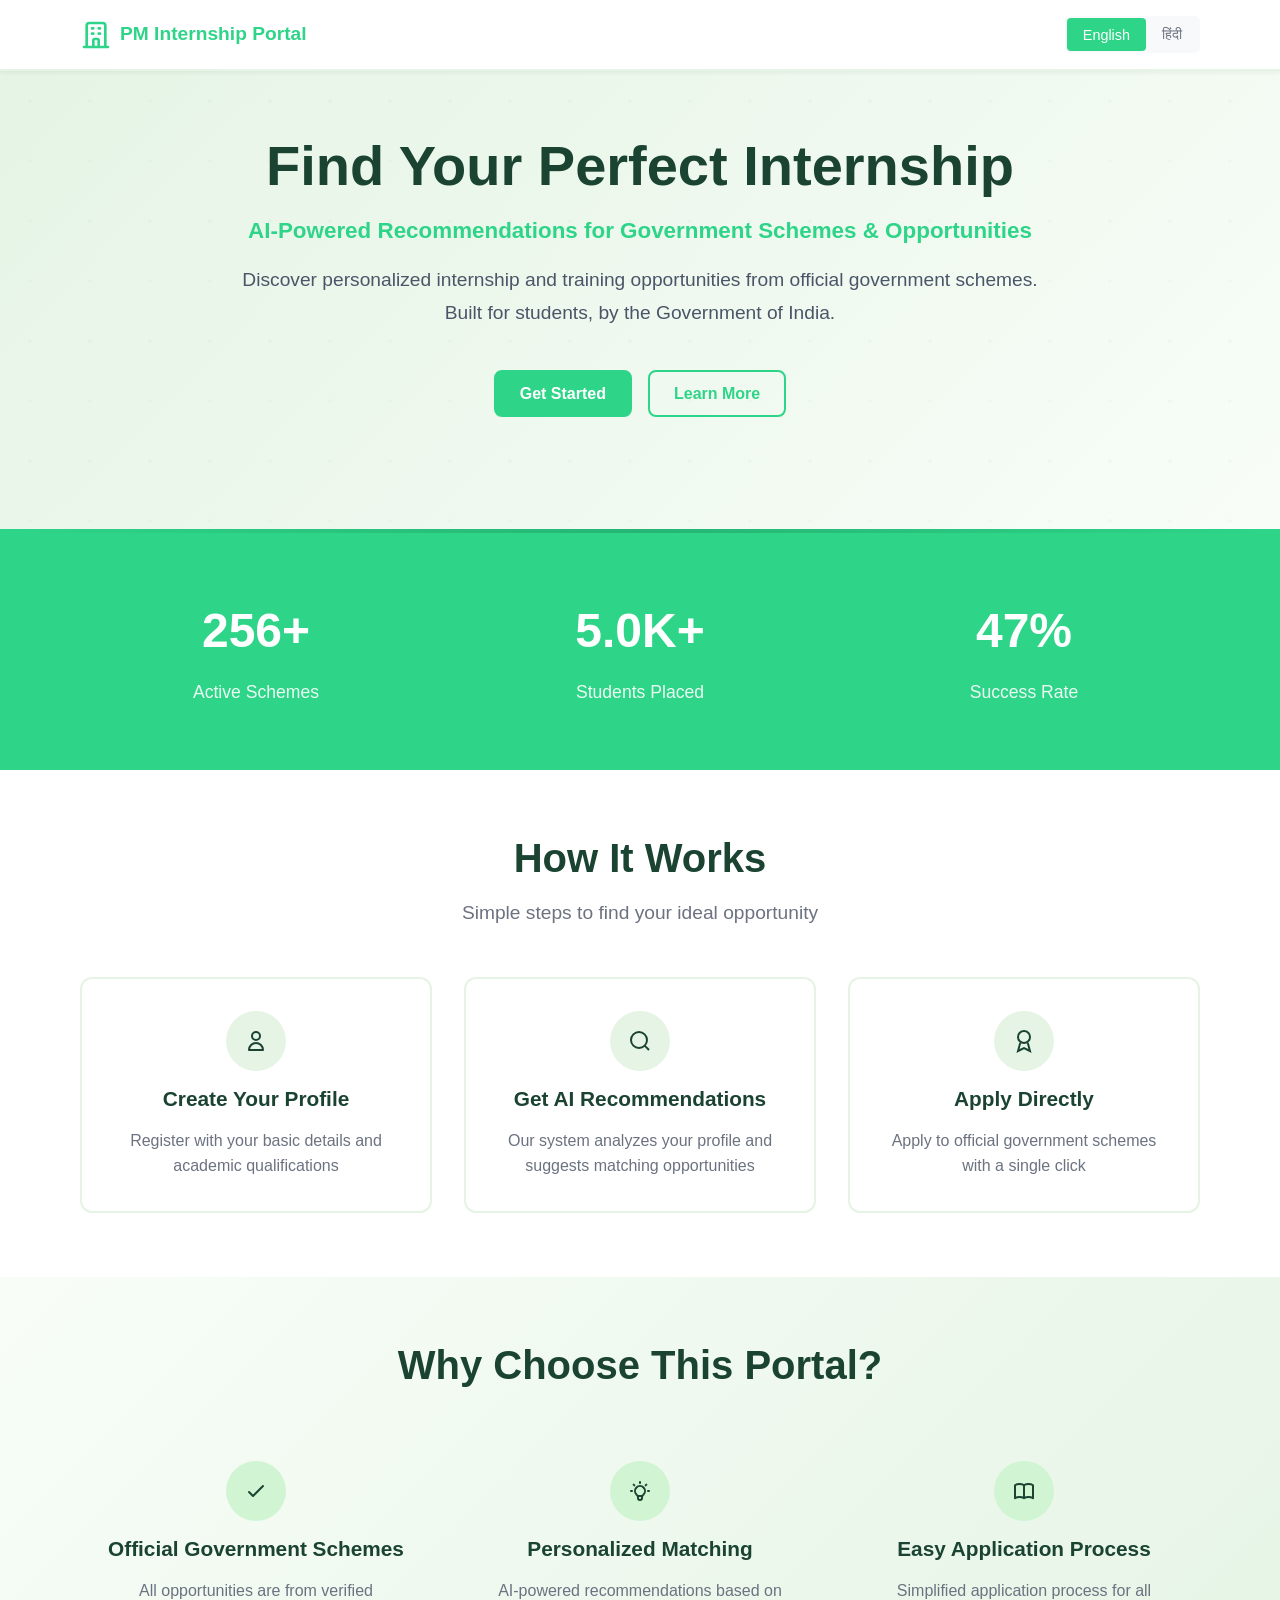
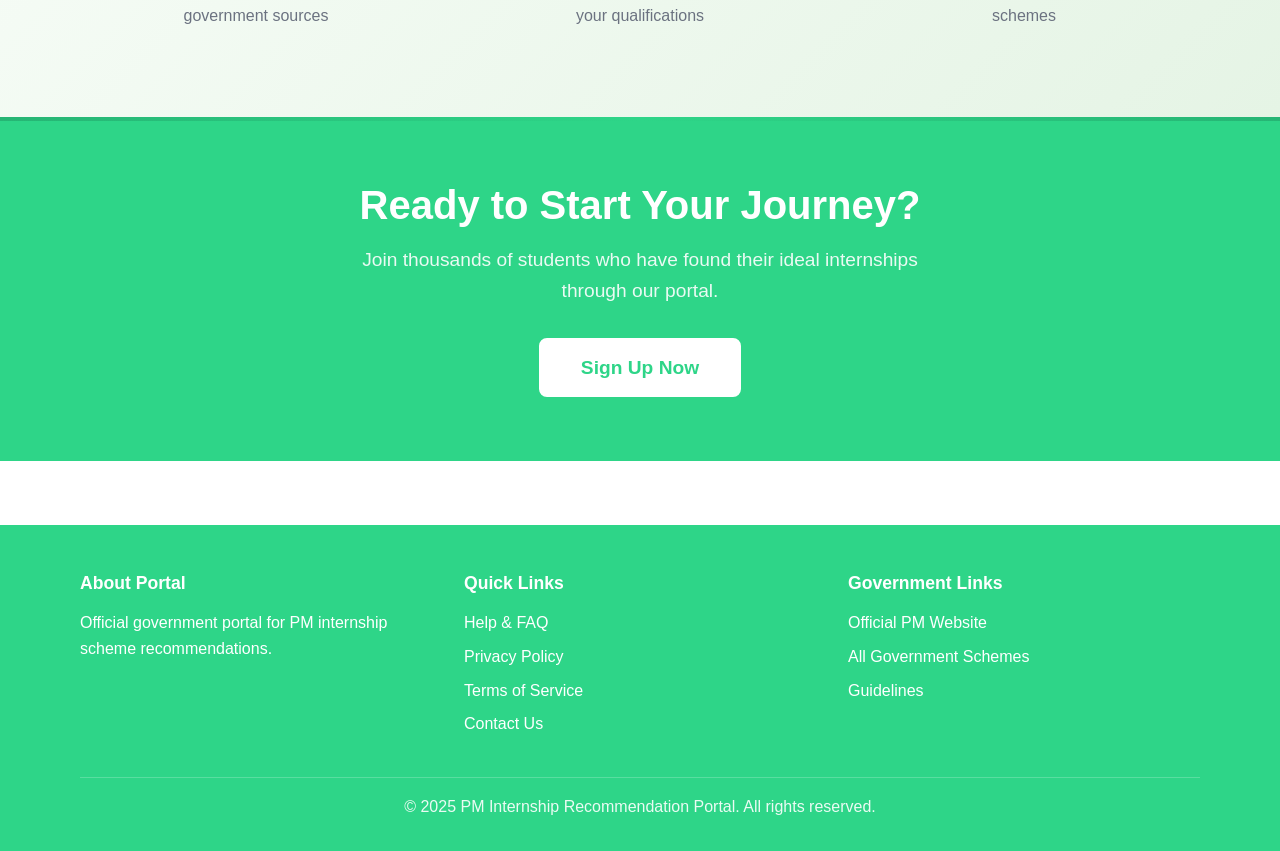
<file: index.html>
<!DOCTYPE html>
<html lang="en">
<head>
    <meta charset="UTF-8">
    <meta name="viewport" content="width=device-width, initial-scale=1.0">
    <title>PM Internship Recommendation Portal - Official Government Schemes & Opportunities</title>
    <meta name="description" content="A government portal to match students with suitable internship schemes. Sign up to discover personalized opportunities from official PM internship programs.">
    <meta name="keywords" content="PM internship, government schemes, student opportunities, internship recommendation, official portal">
    <link rel="stylesheet" href="styles/main.css">
    <link rel="stylesheet" href="styles/landing.css">
    
    <!-- Structured Data -->
    <script type="application/ld+json">
    {
      "@context": "https://schema.org",
      "@type": "GovernmentOrganization",
      "name": "PM Internship Recommendation Portal",
      "url": "https://example.gov.in",
      "logo": "https://example.gov.in/logo.png",
      "description": "Official government portal for internship recommendations under PM schemes",
      "contactPoint": {
        "@type": "ContactPoint",
        "contactType": "customer service",
        "availableLanguage": ["English", "Hindi"]
      }
    }
    </script>
</head>
<body>
    <!-- Header -->
    <header class="header">
        <div class="container">
            <div class="header-container">
                <div class="logo">
                    <svg xmlns="http://www.w3.org/2000/svg" class="logo-icon" fill="none" viewBox="0 0 24 24" stroke="currentColor">
                        <path stroke-linecap="round" stroke-linejoin="round" stroke-width="2" d="M19 21V5a2 2 0 00-2-2H7a2 2 0 00-2 2v16m14 0h2m-2 0h-5m-9 0H3m2 0h5M9 7h1m-1 4h1m4-4h1m-1 4h1m-5 10v-5a1 1 0 011-1h2a1 1 0 011 1v5m-4 0h4" />
                    </svg>
                    <span>PM Internship Portal</span>
                </div>
                <div class="header-controls">
                    <div class="language-toggle">
                        <button onclick="toggleLanguage('en')" class="lang-btn active" id="lang-en">English</button>
                        <button onclick="toggleLanguage('hi')" class="lang-btn" id="lang-hi">हिंदी</button>
                    </div>
                </div>
            </div>
        </div>
    </header>

    <!-- Hero Section -->
    <section class="hero">
        <div class="container">
            <div class="hero-content">
                <h1 id="hero-title">Find Your Perfect Internship</h1>
                <p class="subtitle" id="hero-subtitle">AI-Powered Recommendations for Government Schemes & Opportunities</p>
                <p class="description" id="hero-description">
                    Discover personalized internship and training opportunities from official government schemes. Built for students, by the Government of India.
                </p>
                <div class="hero-buttons">
                    <a href="auth.html" class="btn btn-primary" id="get-started-btn">Get Started</a>
                    <a href="#features" class="btn btn-outline" id="learn-more-btn">Learn More</a>
                </div>
            </div>
            <div class="hero-image">
                <img src="https://images.pexels.com/photos/3184360/pexels-photo-3184360.jpeg?auto=compress&cs=tinysrgb&w=800" alt="Students collaborating on laptops, representing internship opportunities" loading="lazy">
            </div>
        </div>
    </section>

    <!-- Stats Section -->
    <section class="stats">
        <div class="container">
            <div class="stats-grid">
                <div class="stat-item">
                    <div class="stat-number" id="stat-schemes">500+</div>
                    <div class="stat-label" id="stat-schemes-label">Active Schemes</div>
                </div>
                <div class="stat-item">
                    <div class="stat-number" id="stat-students">10,000+</div>
                    <div class="stat-label" id="stat-students-label">Students Placed</div>
                </div>
                <div class="stat-item">
                    <div class="stat-number" id="stat-success">95%</div>
                    <div class="stat-label" id="stat-success-label">Success Rate</div>
                </div>
            </div>
        </div>
    </section>

    <!-- Features Section -->
    <section class="features" id="features">
        <div class="container">
            <h2 id="features-title">How It Works</h2>
            <p class="section-subtitle" id="features-subtitle">Simple steps to find your ideal opportunity</p>
            <div class="features-grid">
                <div class="feature-card">
                    <div class="icon-container">
                        <svg xmlns="http://www.w3.org/2000/svg" class="icon" fill="none" viewBox="0 0 24 24" stroke="currentColor">
                            <path stroke-linecap="round" stroke-linejoin="round" stroke-width="2" d="M16 7a4 4 0 11-8 0 4 4 0 018 0zM12 14a7 7 0 00-7 7h14a7 7 0 00-7-7z" />
                        </svg>
                    </div>
                    <h3 id="feature-1-title">Create Your Profile</h3>
                    <p id="feature-1-desc">Register with your basic details and academic qualifications</p>
                </div>

                <div class="feature-card">
                    <div class="icon-container">
                        <svg xmlns="http://www.w3.org/2000/svg" class="icon" fill="none" viewBox="0 0 24 24" stroke="currentColor">
                            <circle cx="11" cy="11" r="8" stroke-width="2" />
                            <line x1="21" y1="21" x2="16.65" y2="16.65" stroke-width="2" />
                        </svg>
                    </div>
                    <h3 id="feature-2-title">Get AI Recommendations</h3>
                    <p id="feature-2-desc">Our system analyzes your profile and suggests matching opportunities</p>
                </div>

                <div class="feature-card">
                    <div class="icon-container">
                        <svg xmlns="http://www.w3.org/2000/svg" class="icon" fill="none" viewBox="0 0 24 24" stroke="currentColor">
                            <circle cx="12" cy="8" r="6" stroke-width="2" />
                            <path stroke-width="2" d="M8.21 13.89L6 22l6-3 6 3-2.21-8.11" />
                        </svg>
                    </div>
                    <h3 id="feature-3-title">Apply Directly</h3>
                    <p id="feature-3-desc">Apply to official government schemes with a single click</p>
                </div>
            </div>
        </div>
    </section>

    <!-- Benefits Section -->
    <section class="benefits">
        <div class="container">
            <h2 id="benefits-title">Why Choose This Portal?</h2>
            <div class="benefits-grid">
                <div class="benefit">
                    <div class="icon-container success">
                        <svg xmlns="http://www.w3.org/2000/svg" class="icon" fill="none" viewBox="0 0 24 24" stroke="currentColor">
                            <path stroke-linecap="round" stroke-linejoin="round" stroke-width="2" d="M5 13l4 4L19 7" />
                        </svg>
                    </div>
                    <h3 id="benefit-1-title">Official Government Schemes</h3>
                    <p id="benefit-1-desc">All opportunities are from verified government sources</p>
                </div>

                <div class="benefit">
                    <div class="icon-container success">
                        <svg xmlns="http://www.w3.org/2000/svg" class="icon" fill="none" viewBox="0 0 24 24" stroke="currentColor">
                            <path stroke-linecap="round" stroke-linejoin="round" stroke-width="2" d="M9.663 17h4.673M12 3v1m6.364 1.636l-.707.707M21 12h-1M4 12H3m3.343-5.657l-.707-.707m2.828 9.9a5 5 0 117.072 0l-.548.547A3.374 3.374 0 0014 18.469V19a2 2 0 11-4 0v-.531c0-.895-.356-1.754-.988-2.386l-.548-.547z" />
                        </svg>
                    </div>
                    <h3 id="benefit-2-title">Personalized Matching</h3>
                    <p id="benefit-2-desc">AI-powered recommendations based on your qualifications</p>
                </div>

                <div class="benefit">
                    <div class="icon-container success">
                        <svg xmlns="http://www.w3.org/2000/svg" class="icon" fill="none" viewBox="0 0 24 24" stroke="currentColor">
                            <path stroke-linecap="round" stroke-linejoin="round" stroke-width="2" d="M12 6.253v13m0-13C10.832 5.477 9.246 5 7.5 5S4.168 5.477 3 6.253v13C4.168 18.477 5.754 18 7.5 18s3.332.477 4.5 1.253m0-13C13.168 5.477 14.754 5 16.5 5c1.747 0 3.332.477 4.5 1.253v13C19.832 18.477 18.247 18 16.5 18c-1.746 0-3.332.477-4.5 1.253" />
                        </svg>
                    </div>
                    <h3 id="benefit-3-title">Easy Application Process</h3>
                    <p id="benefit-3-desc">Simplified application process for all schemes</p>
                </div>
            </div>
        </div>
    </section>

    <!-- CTA Section -->
    <section class="cta">
        <div class="container">
            <h2 id="cta-title">Ready to Start Your Journey?</h2>
            <p id="cta-description">Join thousands of students who have found their ideal internships through our portal.</p>
            <a href="auth.html" class="btn btn-primary btn-large" id="cta-btn">Sign Up Now</a>
        </div>
    </section>

    <!-- Footer -->
    <footer class="footer">
        <div class="container">
            <div class="footer-content">
                <div class="footer-section">
                    <h4 id="footer-about-title">About Portal</h4>
                    <p id="footer-about-desc">Official government portal for PM internship scheme recommendations.</p>
                </div>
                <div class="footer-section">
                    <h4 id="footer-links-title">Quick Links</h4>
                    <ul>
                        <li><a href="#" id="footer-help">Help & FAQ</a></li>
                        <li><a href="#" id="footer-privacy">Privacy Policy</a></li>
                        <li><a href="#" id="footer-terms">Terms of Service</a></li>
                        <li><a href="#" id="footer-contact">Contact Us</a></li>
                    </ul>
                </div>
                <div class="footer-section">
                    <h4 id="footer-govt-title">Government Links</h4>
                    <ul>
                        <li><a href="#" id="footer-official">Official PM Website</a></li>
                        <li><a href="#" id="footer-schemes">All Government Schemes</a></li>
                        <li><a href="#" id="footer-guidelines">Guidelines</a></li>
                    </ul>
                </div>
            </div>
            <div class="footer-bottom">
                <p id="footer-copyright">&copy; 2025 PM Internship Recommendation Portal. All rights reserved.</p>
            </div>
        </div>
    </footer>

    <script src="js/language.js"></script>
    <script src="js/landing.js"></script>
</body>
</html>
</file>
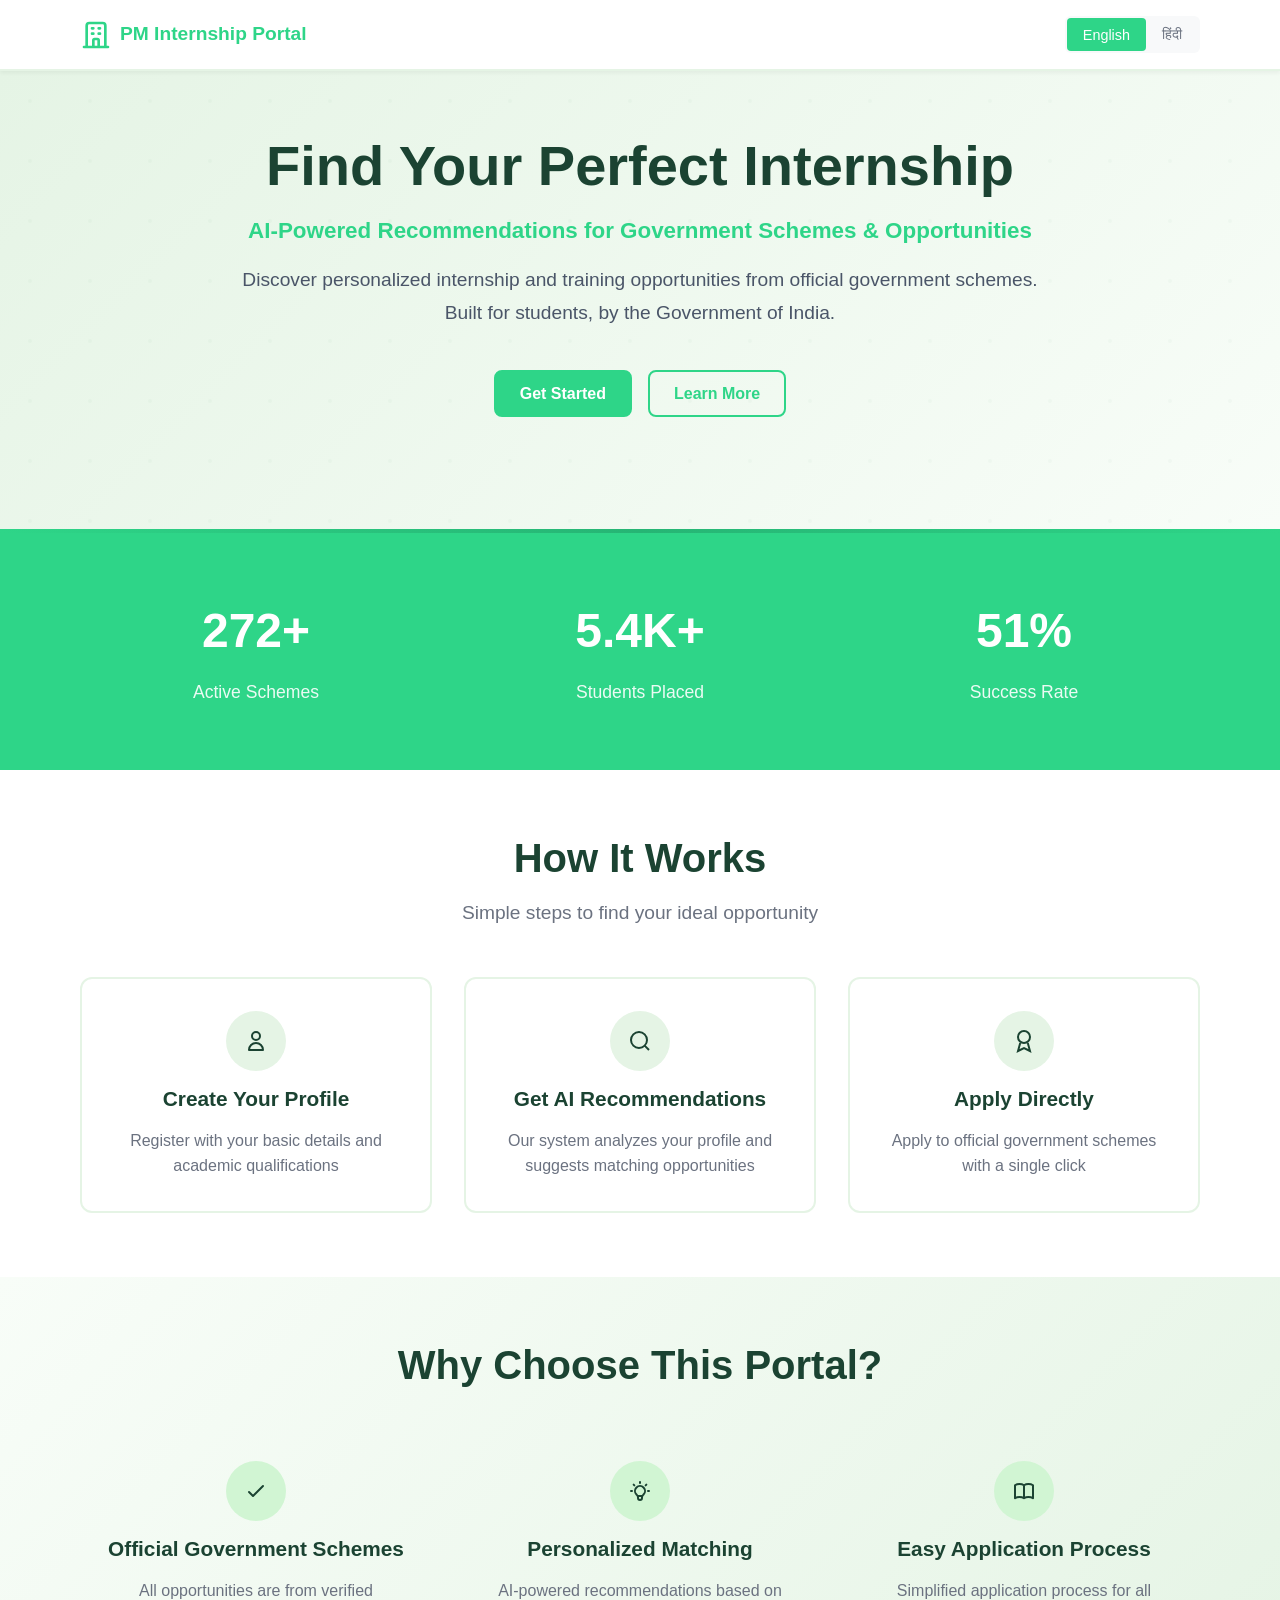
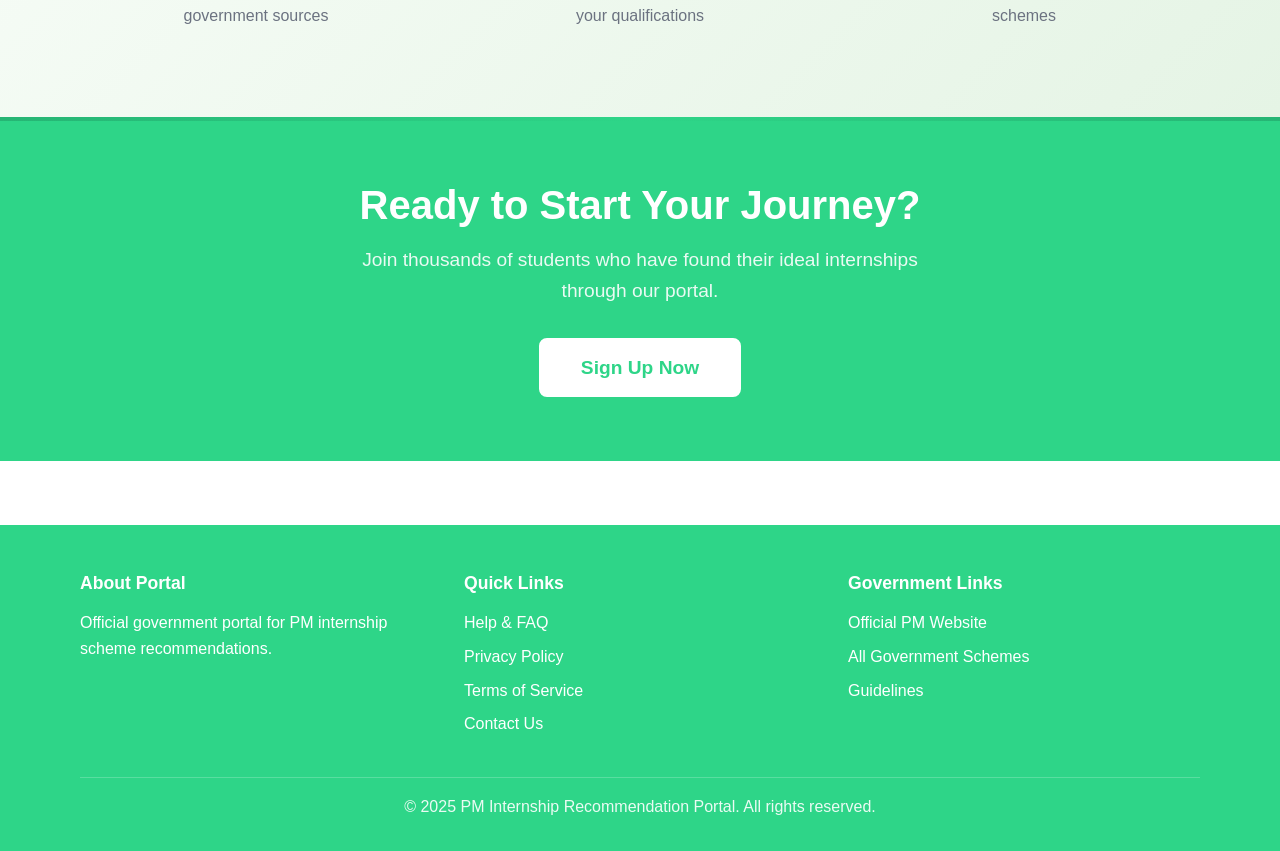
<file: public/index.html>
<!DOCTYPE html>
<html lang="en">
<head>
    <meta charset="UTF-8">
    <meta name="viewport" content="width=device-width, initial-scale=1.0">
    <title>PM Internship Recommendation Portal - Official Government Schemes & Opportunities</title>
    <meta name="description" content="A government portal to match students with suitable internship schemes. Sign up to discover personalized opportunities from official PM internship programs.">
    <meta name="keywords" content="PM internship, government schemes, student opportunities, internship recommendation, official portal">
    <link rel="stylesheet" href="styles/main.css">
    <link rel="stylesheet" href="styles/landing.css">
    
    <!-- Structured Data -->
    <script type="application/ld+json">
    {
      "@context": "https://schema.org",
      "@type": "GovernmentOrganization",
      "name": "PM Internship Recommendation Portal",
      "url": "https://example.gov.in",
      "logo": "https://example.gov.in/logo.png",
      "description": "Official government portal for internship recommendations under PM schemes",
      "contactPoint": {
        "@type": "ContactPoint",
        "contactType": "customer service",
        "availableLanguage": ["English", "Hindi"]
      }
    }
    </script>
</head>
<body>
    <!-- Header -->
    <header class="header">
        <div class="container">
            <div class="header-container">
                <div class="logo">
                    <svg xmlns="http://www.w3.org/2000/svg" class="logo-icon" fill="none" viewBox="0 0 24 24" stroke="currentColor">
                        <path stroke-linecap="round" stroke-linejoin="round" stroke-width="2" d="M19 21V5a2 2 0 00-2-2H7a2 2 0 00-2 2v16m14 0h2m-2 0h-5m-9 0H3m2 0h5M9 7h1m-1 4h1m4-4h1m-1 4h1m-5 10v-5a1 1 0 011-1h2a1 1 0 011 1v5m-4 0h4" />
                    </svg>
                    <span>PM Internship Portal</span>
                </div>
                <div class="header-controls">
                    <div class="language-toggle">
                        <button onclick="toggleLanguage('en')" class="lang-btn active" id="lang-en">English</button>
                        <button onclick="toggleLanguage('hi')" class="lang-btn" id="lang-hi">हिंदी</button>
                    </div>
                </div>
            </div>
        </div>
    </header>

    <!-- Hero Section -->
    <section class="hero">
        <div class="container">
            <div class="hero-content">
                <h1 id="hero-title">Find Your Perfect Internship</h1>
                <p class="subtitle" id="hero-subtitle">AI-Powered Recommendations for Government Schemes & Opportunities</p>
                <p class="description" id="hero-description">
                    Discover personalized internship and training opportunities from official government schemes. Built for students, by the Government of India.
                </p>
                <div class="hero-buttons">
                    <a href="auth.html" class="btn btn-primary" id="get-started-btn">Get Started</a>
                    <a href="#features" class="btn btn-outline" id="learn-more-btn">Learn More</a>
                </div>
            </div>
            <div class="hero-image">
                <img src="https://images.pexels.com/photos/3184360/pexels-photo-3184360.jpeg?auto=compress&cs=tinysrgb&w=800" alt="Students collaborating on laptops, representing internship opportunities" loading="lazy">
            </div>
        </div>
    </section>

    <!-- Stats Section -->
    <section class="stats">
        <div class="container">
            <div class="stats-grid">
                <div class="stat-item">
                    <div class="stat-number" id="stat-schemes">500+</div>
                    <div class="stat-label" id="stat-schemes-label">Active Schemes</div>
                </div>
                <div class="stat-item">
                    <div class="stat-number" id="stat-students">10,000+</div>
                    <div class="stat-label" id="stat-students-label">Students Placed</div>
                </div>
                <div class="stat-item">
                    <div class="stat-number" id="stat-success">95%</div>
                    <div class="stat-label" id="stat-success-label">Success Rate</div>
                </div>
            </div>
        </div>
    </section>

    <!-- Features Section -->
    <section class="features" id="features">
        <div class="container">
            <h2 id="features-title">How It Works</h2>
            <p class="section-subtitle" id="features-subtitle">Simple steps to find your ideal opportunity</p>
            <div class="features-grid">
                <div class="feature-card">
                    <div class="icon-container">
                        <svg xmlns="http://www.w3.org/2000/svg" class="icon" fill="none" viewBox="0 0 24 24" stroke="currentColor">
                            <path stroke-linecap="round" stroke-linejoin="round" stroke-width="2" d="M16 7a4 4 0 11-8 0 4 4 0 018 0zM12 14a7 7 0 00-7 7h14a7 7 0 00-7-7z" />
                        </svg>
                    </div>
                    <h3 id="feature-1-title">Create Your Profile</h3>
                    <p id="feature-1-desc">Register with your basic details and academic qualifications</p>
                </div>

                <div class="feature-card">
                    <div class="icon-container">
                        <svg xmlns="http://www.w3.org/2000/svg" class="icon" fill="none" viewBox="0 0 24 24" stroke="currentColor">
                            <circle cx="11" cy="11" r="8" stroke-width="2" />
                            <line x1="21" y1="21" x2="16.65" y2="16.65" stroke-width="2" />
                        </svg>
                    </div>
                    <h3 id="feature-2-title">Get AI Recommendations</h3>
                    <p id="feature-2-desc">Our system analyzes your profile and suggests matching opportunities</p>
                </div>

                <div class="feature-card">
                    <div class="icon-container">
                        <svg xmlns="http://www.w3.org/2000/svg" class="icon" fill="none" viewBox="0 0 24 24" stroke="currentColor">
                            <circle cx="12" cy="8" r="6" stroke-width="2" />
                            <path stroke-width="2" d="M8.21 13.89L6 22l6-3 6 3-2.21-8.11" />
                        </svg>
                    </div>
                    <h3 id="feature-3-title">Apply Directly</h3>
                    <p id="feature-3-desc">Apply to official government schemes with a single click</p>
                </div>
            </div>
        </div>
    </section>

    <!-- Benefits Section -->
    <section class="benefits">
        <div class="container">
            <h2 id="benefits-title">Why Choose This Portal?</h2>
            <div class="benefits-grid">
                <div class="benefit">
                    <div class="icon-container success">
                        <svg xmlns="http://www.w3.org/2000/svg" class="icon" fill="none" viewBox="0 0 24 24" stroke="currentColor">
                            <path stroke-linecap="round" stroke-linejoin="round" stroke-width="2" d="M5 13l4 4L19 7" />
                        </svg>
                    </div>
                    <h3 id="benefit-1-title">Official Government Schemes</h3>
                    <p id="benefit-1-desc">All opportunities are from verified government sources</p>
                </div>

                <div class="benefit">
                    <div class="icon-container success">
                        <svg xmlns="http://www.w3.org/2000/svg" class="icon" fill="none" viewBox="0 0 24 24" stroke="currentColor">
                            <path stroke-linecap="round" stroke-linejoin="round" stroke-width="2" d="M9.663 17h4.673M12 3v1m6.364 1.636l-.707.707M21 12h-1M4 12H3m3.343-5.657l-.707-.707m2.828 9.9a5 5 0 117.072 0l-.548.547A3.374 3.374 0 0014 18.469V19a2 2 0 11-4 0v-.531c0-.895-.356-1.754-.988-2.386l-.548-.547z" />
                        </svg>
                    </div>
                    <h3 id="benefit-2-title">Personalized Matching</h3>
                    <p id="benefit-2-desc">AI-powered recommendations based on your qualifications</p>
                </div>

                <div class="benefit">
                    <div class="icon-container success">
                        <svg xmlns="http://www.w3.org/2000/svg" class="icon" fill="none" viewBox="0 0 24 24" stroke="currentColor">
                            <path stroke-linecap="round" stroke-linejoin="round" stroke-width="2" d="M12 6.253v13m0-13C10.832 5.477 9.246 5 7.5 5S4.168 5.477 3 6.253v13C4.168 18.477 5.754 18 7.5 18s3.332.477 4.5 1.253m0-13C13.168 5.477 14.754 5 16.5 5c1.747 0 3.332.477 4.5 1.253v13C19.832 18.477 18.247 18 16.5 18c-1.746 0-3.332.477-4.5 1.253" />
                        </svg>
                    </div>
                    <h3 id="benefit-3-title">Easy Application Process</h3>
                    <p id="benefit-3-desc">Simplified application process for all schemes</p>
                </div>
            </div>
        </div>
    </section>

    <!-- CTA Section -->
    <section class="cta">
        <div class="container">
            <h2 id="cta-title">Ready to Start Your Journey?</h2>
            <p id="cta-description">Join thousands of students who have found their ideal internships through our portal.</p>
            <a href="auth.html" class="btn btn-primary btn-large" id="cta-btn">Sign Up Now</a>
        </div>
    </section>

    <!-- Footer -->
    <footer class="footer">
        <div class="container">
            <div class="footer-content">
                <div class="footer-section">
                    <h4 id="footer-about-title">About Portal</h4>
                    <p id="footer-about-desc">Official government portal for PM internship scheme recommendations.</p>
                </div>
                <div class="footer-section">
                    <h4 id="footer-links-title">Quick Links</h4>
                    <ul>
                        <li><a href="#" id="footer-help">Help & FAQ</a></li>
                        <li><a href="#" id="footer-privacy">Privacy Policy</a></li>
                        <li><a href="#" id="footer-terms">Terms of Service</a></li>
                        <li><a href="#" id="footer-contact">Contact Us</a></li>
                    </ul>
                </div>
                <div class="footer-section">
                    <h4 id="footer-govt-title">Government Links</h4>
                    <ul>
                        <li><a href="#" id="footer-official">Official PM Website</a></li>
                        <li><a href="#" id="footer-schemes">All Government Schemes</a></li>
                        <li><a href="#" id="footer-guidelines">Guidelines</a></li>
                    </ul>
                </div>
            </div>
            <div class="footer-bottom">
                <p id="footer-copyright">&copy; 2025 PM Internship Recommendation Portal. All rights reserved.</p>
            </div>
        </div>
    </footer>

    <script src="js/language.js"></script>
    <script src="js/landing.js"></script>
</body>
</html>
</file>
<file: styles/main.css>
/* Reset and Base Styles */
* {
    margin: 0;
    padding: 0;
    box-sizing: border-box;
}

html {
    scroll-behavior: smooth;
}

body {
    font-family: 'Segoe UI', Tahoma, Geneva, Verdana, sans-serif;
    line-height: 1.6;
    color: #1b4332;
    background-color: #ffffff;
    font-size: 16px;
}

/* Typography */
h1, h2, h3, h4, h5, h6 {
    line-height: 1.2;
    margin-bottom: 1rem;
    font-weight: 600;
}

h1 {
    font-size: 2.5rem;
}

h2 {
    font-size: 2rem;
}

h3 {
    font-size: 1.5rem;
}

h4 {
    font-size: 1.25rem;
}

p {
    margin-bottom: 1rem;
    line-height: 1.6;
}

/* Container */
.container {
    width: 90%;
    max-width: 1200px;
    margin: 0 auto;
    padding: 0 1rem;
}

/* Header */
.header {
    background: #ffffff;
    border-bottom: 2px solid #e5f4e5;
    padding: 1rem 0;
    position: sticky;
    top: 0;
    z-index: 100;
    box-shadow: 0 2px 4px rgba(0,0,0,0.05);
}

.header-container {
    display: flex;
    justify-content: space-between;
    align-items: center;
}

.logo {
    display: flex;
    align-items: center;
    font-weight: 700;
    font-size: 1.2rem;
    color: #2ED588;
    text-decoration: none;
}

.logo a {
    display: flex;
    align-items: center;
    text-decoration: none;
    color: inherit;
}

.logo-icon {
    width: 32px;
    height: 32px;
    margin-right: 0.5rem;
    stroke: #2ED588;
}

.header-controls {
    display: flex;
    align-items: center;
    gap: 1rem;
}

/* Language Toggle */
.language-toggle {
    display: flex;
    background: #f8f9fa;
    border-radius: 6px;
    padding: 2px;
}

.lang-btn {
    background: none;
    border: none;
    padding: 0.5rem 1rem;
    border-radius: 4px;
    cursor: pointer;
    font-size: 0.9rem;
    font-weight: 500;
    transition: all 0.2s ease;
    color: #6b7280;
}

.lang-btn.active {
    background: #2ED588;
    color: #ffffff;
}

.lang-btn:hover:not(.active) {
    background: #E8F8F0;
    color: #2ED588;
}

/* Buttons */
.btn {
    display: inline-flex;
    align-items: center;
    justify-content: center;
    padding: 0.75rem 1.5rem;
    border-radius: 8px;
    text-decoration: none;
    font-weight: 600;
    font-size: 1rem;
    border: none;
    cursor: pointer;
    transition: all 0.3s ease;
    text-align: center;
    min-height: 44px;
    line-height: 1.2;
}

.btn-primary {
    background: #2ED588;
    color: #ffffff;
    border: 2px solid #2ED588;
   font-weight: 600;
}

.btn-primary:hover {
    background: #26B574;
    border-color: #26B574;
    transform: translateY(-1px);
   color: #ffffff;
}

/* Force button text visibility */
.btn-primary * {
    color: #ffffff !important;
}

.btn-primary:hover * {
    color: #ffffff !important;
}

.btn-outline {
    background: transparent;
    color: #2ED588;
    border: 2px solid #2ED588;
}

.btn-outline:hover {
    background: #2ED588;
    color: #ffffff;
    transform: translateY(-1px);
}

.btn-full {
    width: 100%;
}

.btn-large {
    padding: 1rem 2rem;
    font-size: 1.1rem;
}

.btn-text {
    background: none;
    border: none;
    color: #2ED588;
    cursor: pointer;
    font-weight: 600;
    text-decoration: underline;
}

.btn-text:hover {
    color: #26B574;
}

/* Loading States */
.btn-loading {
    display: flex;
    align-items: center;
    gap: 0.5rem;
}

.spinner {
    width: 16px;
    height: 16px;
    border: 2px solid transparent;
    border-top: 2px solid currentColor;
    border-radius: 50%;
    animation: spin 1s linear infinite;
}

.spinner-large {
    width: 40px;
    height: 40px;
    border: 4px solid #e5f4e5;
    border-top: 4px solid #2d6a4f;
    border-radius: 50%;
    animation: spin 1s linear infinite;
    margin: 0 auto;
}

@keyframes spin {
    to {
        transform: rotate(360deg);
    }
}

/* Icons */
.icon {
    width: 24px;
    height: 24px;
    stroke: currentColor;
    fill: none;
}

.icon-container {
    width: 60px;
    height: 60px;
    border-radius: 50%;
    background: #e5f4e5;
    display: flex;
    align-items: center;
    justify-content: center;
    margin: 0 auto 1rem;
    transition: all 0.3s ease;
}

.icon-container.success {
    background: #d1f5d3;
}

.icon-container:hover {
    transform: scale(1.05);
}

/* Footer */
.footer {
    background: #2ED588;
    color: #ffffff;
    padding: 3rem 0 1rem;
    margin-top: 4rem;
}

.footer-content {
    display: grid;
    grid-template-columns: repeat(auto-fit, minmax(250px, 1fr));
    gap: 2rem;
    margin-bottom: 2rem;
}

.footer-section h4 {
    color: #ffffff;
    margin-bottom: 1rem;
    font-size: 1.1rem;
    font-weight: 600;
}

.footer-section ul {
    list-style: none;
}

.footer-section ul li {
    margin-bottom: 0.5rem;
}

.footer-section ul li a {
    color: #ffffff;
    text-decoration: none;
    transition: color 0.3s ease;
}

.footer-section ul li a:hover {
    color: #e0f2fe;
}

.footer-bottom {
    border-top: 1px solid rgba(255, 255, 255, 0.2);
    padding-top: 1rem;
    text-align: center;
    color: rgba(255, 255, 255, 0.9);
}

/* Responsive Design */
@media (max-width: 768px) {
    .container {
        width: 95%;
        padding: 0 0.5rem;
    }
    
    .header-container {
        flex-direction: column;
        gap: 1rem;
        align-items: stretch;
    }
    
    .logo {
        justify-content: center;
    }
    
    .header-controls {
        justify-content: center;
    }
    
    h1 {
        font-size: 2rem;
    }
    
    h2 {
        font-size: 1.5rem;
    }
    
    .btn {
        padding: 1rem 1.5rem;
        font-size: 1rem;
    }
    
    .footer-content {
        grid-template-columns: 1fr;
        text-align: center;
    }
}

@media (max-width: 480px) {
    h1 {
        font-size: 1.75rem;
    }
    
    .btn {
        padding: 0.75rem 1rem;
        font-size: 0.95rem;
    }
    
    .lang-btn {
        padding: 0.4rem 0.8rem;
        font-size: 0.85rem;
    }
}

/* Focus States for Accessibility */
.btn:focus,
.lang-btn:focus,
button:focus,
input:focus,
select:focus {
    outline: 3px solid #2ED588;
    outline-offset: 2px;
}

/* Screen Reader Only */
.sr-only {
    position: absolute;
    width: 1px;
    height: 1px;
    padding: 0;
    margin: -1px;
    overflow: hidden;
    clip: rect(0, 0, 0, 0);
    white-space: nowrap;
    border: 0;
}

/* High Contrast Mode */
@media (prefers-contrast: high) {
    .btn-primary {
        background: #000000;
        color: #ffffff;
        border-color: #000000;
    }
    
    .btn-outline {
        border-color: #2ED588;
        color: #2ED588;
    }
    
    .header {
        border-bottom-color: #000000;
    }
}

/* Reduced Motion */
@media (prefers-reduced-motion: reduce) {
    * {
        animation-duration: 0.01ms !important;
        animation-iteration-count: 1 !important;
        transition-duration: 0.01ms !important;
    }
    
    html {
        scroll-behavior: auto;
    }
}
</file>
<file: styles/landing.css>
/* Hero Section */
.hero {
    background: linear-gradient(135deg, #e5f4e5 0%, #f8fdf8 100%);
    padding: 4rem 0;
    text-align: center;
    position: relative;
    overflow: hidden;
}

.hero::before {
    content: '';
    position: absolute;
    top: 0;
    left: 0;
    right: 0;
    bottom: 0;
    background: url('[data-uri]') repeat;
    opacity: 0.3;
    pointer-events: none;
}

.hero .container {
    position: relative;
    z-index: 1;
}

.hero-content {
    text-align: center;
    max-width: 1200px;
    margin: 0 auto;
}

.hero h1 {
    font-size: 3.5rem;
    color: #1b4332;
    margin-bottom: 1rem;
    font-weight: 700;
    line-height: 1.1;
}

.hero .subtitle {
    font-size: 1.4rem;
    color: #2ED588;
    font-weight: 600;
    margin-bottom: 1rem;
}

.hero .description {
    font-size: 1.2rem;
    color: #4a5568;
    margin-bottom: 2rem;
    line-height: 1.7;
    max-width: 800px;
    margin-left: auto;
    margin-right: auto;
    margin-bottom: 2.5rem;
}

.hero-buttons {
    display: flex;
    gap: 1rem;
    justify-content: center;
    margin-bottom: 3rem;
}

.hero-image {
    display: none;
}

.hero-image img {
    width: 100%;
    max-width: 500px;
    height: auto;
    border-radius: 12px;
    box-shadow: 0 20px 40px rgba(0,0,0,0.1);
    transition: transform 0.3s ease;
}

.hero-image img:hover {
    transform: translateY(-5px);
}

/* Stats Section */
.stats {
    background: #2ED588;
    color: #ffffff;
    padding: 3rem 0;
    position: relative;
}

.stats::before {
    content: '';
    position: absolute;
    top: 0;
    left: 0;
    right: 0;
    height: 4px;
    background: linear-gradient(90deg, #2ED588, #26B574, #2ED588);
}

.stats-grid {
    display: grid;
    grid-template-columns: repeat(auto-fit, minmax(200px, 1fr));
    gap: 2rem;
    text-align: center;
}

.stat-item {
    padding: 1rem;
}

.stat-number {
    font-size: 3rem;
    font-weight: 700;
    color: #ffffff;
    display: block;
    margin-bottom: 0.5rem;
}

.stat-label {
    font-size: 1.1rem;
    opacity: 0.9;
    font-weight: 500;
}

/* Features Section */
.features {
    padding: 4rem 0;
    background: #ffffff;
}

.features h2 {
    text-align: center;
    font-size: 2.5rem;
    color: #1b4332;
    margin-bottom: 1rem;
}

.section-subtitle {
    text-align: center;
    font-size: 1.2rem;
    color: #6b7280;
    margin-bottom: 3rem;
    max-width: 600px;
    margin-left: auto;
    margin-right: auto;
}

.features-grid {
    display: grid;
    grid-template-columns: repeat(auto-fit, minmax(300px, 1fr));
    gap: 2rem;
    margin-top: 3rem;
}

.feature-card {
    background: #ffffff;
    border: 2px solid #e5f4e5;
    border-radius: 12px;
    padding: 2rem;
    text-align: center;
    transition: all 0.3s ease;
    position: relative;
    overflow: hidden;
}

.feature-card::before {
    content: '';
    position: absolute;
    top: 0;
    left: -100%;
    width: 100%;
    height: 100%;
    background: linear-gradient(90deg, transparent, rgba(45, 106, 79, 0.1), transparent);
    transition: left 0.5s ease;
}

.feature-card:hover::before {
    left: 100%;
}

.feature-card:hover {
    transform: translateY(-8px);
    box-shadow: 0 20px 40px rgba(46, 213, 136, 0.1);
    border-color: #2ED588;
}

.feature-card h3 {
    font-size: 1.3rem;
    color: #1b4332;
    margin-bottom: 1rem;
    font-weight: 600;
}

.feature-card p {
    color: #6b7280;
    line-height: 1.6;
    margin-bottom: 0;
}

/* Benefits Section */
.benefits {
    background: linear-gradient(135deg, #f8fdf8 0%, #e5f4e5 100%);
    padding: 4rem 0;
    position: relative;
}

.benefits h2 {
    text-align: center;
    font-size: 2.5rem;
    color: #1b4332;
    margin-bottom: 3rem;
}

.benefits-grid {
    display: grid;
    grid-template-columns: repeat(auto-fit, minmax(300px, 1fr));
    gap: 2rem;
}

.benefit {
    text-align: center;
    padding: 1.5rem;
}

.benefit h3 {
    font-size: 1.3rem;
    color: #1b4332;
    margin-bottom: 1rem;
    font-weight: 600;
}

.benefit p {
    color: #6b7280;
    line-height: 1.6;
    margin-bottom: 0;
}

/* CTA Section */
.cta {
    background: #2ED588;
    color: #ffffff;
    padding: 4rem 0;
    text-align: center;
    position: relative;
}

.cta::before {
    content: '';
    position: absolute;
    top: 0;
    left: 0;
    right: 0;
    height: 4px;
    background: linear-gradient(90deg, #26B574, #2ED588, #26B574);
}

.cta h2 {
    font-size: 2.5rem;
    margin-bottom: 1rem;
    color: #ffffff;
}

.cta p {
    font-size: 1.2rem;
    margin-bottom: 2rem;
    opacity: 0.9;
    max-width: 600px;
    margin-left: auto;
    margin-right: auto;
}

.cta .btn-primary {
    background: #ffffff;
    color: #2ED588;
    border-color: #ffffff;
    font-size: 1.2rem;
    padding: 1rem 2.5rem;
}

.cta .btn-primary:hover {
    background: #f0fdf4;
    transform: translateY(-2px);
}

/* Mobile Responsive */
@media (max-width: 768px) {
    .hero-content {
        grid-template-columns: 1fr;
        gap: 2rem;
        text-align: center;
    }
    
    .hero h1 {
        font-size: 2.5rem;
        text-align: center;
    }
    
    .hero .subtitle {
        font-size: 1.3rem;
        text-align: center;
    }
    
    .hero .description {
        text-align: center;
    }
    
    .hero-buttons {
        justify-content: center;
        flex-direction: column;
        align-items: center;
    }
    
    .stats-grid {
        grid-template-columns: 1fr;
        gap: 1rem;
    }
    
    .stat-number {
        font-size: 2.5rem;
    }
    
    .features-grid {
        grid-template-columns: 1fr;
        gap: 1.5rem;
    }
    
    .benefits-grid {
        grid-template-columns: 1fr;
        gap: 1.5rem;
    }
    
    .cta h2 {
        font-size: 2rem;
    }
    
    .features h2,
    .benefits h2 {
        font-size: 2rem;
    }
}

@media (max-width: 480px) {
    .hero {
        padding: 2rem 0;
    }
    
    .hero h1 {
        font-size: 2rem;
    }
    
    .hero .subtitle {
        font-size: 1.1rem;
    }
    
    .hero .description {
        font-size: 1rem;
    }
    
    .features,
    .benefits {
        padding: 3rem 0;
    }
    
    .cta {
        padding: 3rem 0;
    }
    
    .feature-card,
    .benefit {
        padding: 1.5rem;
    }
    
    .stats {
        padding: 2rem 0;
    }
}

/* Animation for scroll-triggered elements */
@media (prefers-reduced-motion: no-preference) {
    .feature-card,
    .benefit,
    .stat-item {
        opacity: 0;
        transform: translateY(20px);
        animation: fadeInUp 0.6s ease forwards;
    }
    
    .feature-card:nth-child(2) {
        animation-delay: 0.1s;
    }
    
    .feature-card:nth-child(3) {
        animation-delay: 0.2s;
    }
    
    .benefit:nth-child(2) {
        animation-delay: 0.1s;
    }
    
    .benefit:nth-child(3) {
        animation-delay: 0.2s;
    }
}

@keyframes fadeInUp {
    to {
        opacity: 1;
        transform: translateY(0);
    }
}
</file>
<file: public/styles/main.css>
/* Reset and Base Styles */
* {
    margin: 0;
    padding: 0;
    box-sizing: border-box;
}

html {
    scroll-behavior: smooth;
}

body {
    font-family: 'Segoe UI', Tahoma, Geneva, Verdana, sans-serif;
    line-height: 1.6;
    color: #1b4332;
    background-color: #ffffff;
    font-size: 16px;
}

/* Typography */
h1, h2, h3, h4, h5, h6 {
    line-height: 1.2;
    margin-bottom: 1rem;
    font-weight: 600;
}

h1 {
    font-size: 2.5rem;
}

h2 {
    font-size: 2rem;
}

h3 {
    font-size: 1.5rem;
}

h4 {
    font-size: 1.25rem;
}

p {
    margin-bottom: 1rem;
    line-height: 1.6;
}

/* Container */
.container {
    width: 90%;
    max-width: 1200px;
    margin: 0 auto;
    padding: 0 1rem;
}

/* Header */
.header {
    background: #ffffff;
    border-bottom: 2px solid #e5f4e5;
    padding: 1rem 0;
    position: sticky;
    top: 0;
    z-index: 100;
    box-shadow: 0 2px 4px rgba(0,0,0,0.05);
}

.header-container {
    display: flex;
    justify-content: space-between;
    align-items: center;
}

.logo {
    display: flex;
    align-items: center;
    font-weight: 700;
    font-size: 1.2rem;
    color: #2ED588;
    text-decoration: none;
}

.logo a {
    display: flex;
    align-items: center;
    text-decoration: none;
    color: inherit;
}

.logo-icon {
    width: 32px;
    height: 32px;
    margin-right: 0.5rem;
    stroke: #2ED588;
}

.header-controls {
    display: flex;
    align-items: center;
    gap: 1rem;
}

/* Language Toggle */
.language-toggle {
    display: flex;
    background: #f8f9fa;
    border-radius: 6px;
    padding: 2px;
}

.lang-btn {
    background: none;
    border: none;
    padding: 0.5rem 1rem;
    border-radius: 4px;
    cursor: pointer;
    font-size: 0.9rem;
    font-weight: 500;
    transition: all 0.2s ease;
    color: #6b7280;
}

.lang-btn.active {
    background: #2ED588;
    color: #ffffff;
}

.lang-btn:hover:not(.active) {
    background: #E8F8F0;
    color: #2ED588;
}

/* Buttons */
.btn {
    display: inline-flex;
    align-items: center;
    justify-content: center;
    padding: 0.75rem 1.5rem;
    border-radius: 8px;
    text-decoration: none;
    font-weight: 600;
    font-size: 1rem;
    border: none;
    cursor: pointer;
    transition: all 0.3s ease;
    text-align: center;
    min-height: 44px;
    line-height: 1.2;
}

.btn-primary {
    background: #2ED588;
    color: #ffffff;
    border: 2px solid #2ED588;
   font-weight: 600;
}

.btn-primary:hover {
    background: #26B574;
    border-color: #26B574;
    transform: translateY(-1px);
   color: #ffffff;
}

/* Force button text visibility */
.btn-primary * {
    color: #ffffff !important;
}

.btn-primary:hover * {
    color: #ffffff !important;
}

.btn-outline {
    background: transparent;
    color: #2ED588;
    border: 2px solid #2ED588;
}

.btn-outline:hover {
    background: #2ED588;
    color: #ffffff;
    transform: translateY(-1px);
}

.btn-full {
    width: 100%;
}

.btn-large {
    padding: 1rem 2rem;
    font-size: 1.1rem;
}

.btn-text {
    background: none;
    border: none;
    color: #2ED588;
    cursor: pointer;
    font-weight: 600;
    text-decoration: underline;
}

.btn-text:hover {
    color: #26B574;
}

/* Loading States */
.btn-loading {
    display: flex;
    align-items: center;
    gap: 0.5rem;
}

.spinner {
    width: 16px;
    height: 16px;
    border: 2px solid transparent;
    border-top: 2px solid currentColor;
    border-radius: 50%;
    animation: spin 1s linear infinite;
}

.spinner-large {
    width: 40px;
    height: 40px;
    border: 4px solid #e5f4e5;
    border-top: 4px solid #2d6a4f;
    border-radius: 50%;
    animation: spin 1s linear infinite;
    margin: 0 auto;
}

@keyframes spin {
    to {
        transform: rotate(360deg);
    }
}

/* Icons */
.icon {
    width: 24px;
    height: 24px;
    stroke: currentColor;
    fill: none;
}

.icon-container {
    width: 60px;
    height: 60px;
    border-radius: 50%;
    background: #e5f4e5;
    display: flex;
    align-items: center;
    justify-content: center;
    margin: 0 auto 1rem;
    transition: all 0.3s ease;
}

.icon-container.success {
    background: #d1f5d3;
}

.icon-container:hover {
    transform: scale(1.05);
}

/* Footer */
.footer {
    background: #2ED588;
    color: #ffffff;
    padding: 3rem 0 1rem;
    margin-top: 4rem;
}

.footer-content {
    display: grid;
    grid-template-columns: repeat(auto-fit, minmax(250px, 1fr));
    gap: 2rem;
    margin-bottom: 2rem;
}

.footer-section h4 {
    color: #ffffff;
    margin-bottom: 1rem;
    font-size: 1.1rem;
    font-weight: 600;
}

.footer-section ul {
    list-style: none;
}

.footer-section ul li {
    margin-bottom: 0.5rem;
}

.footer-section ul li a {
    color: #ffffff;
    text-decoration: none;
    transition: color 0.3s ease;
}

.footer-section ul li a:hover {
    color: #e0f2fe;
}

.footer-bottom {
    border-top: 1px solid rgba(255, 255, 255, 0.2);
    padding-top: 1rem;
    text-align: center;
    color: rgba(255, 255, 255, 0.9);
}

/* Responsive Design */
@media (max-width: 768px) {
    .container {
        width: 95%;
        padding: 0 0.5rem;
    }
    
    .header-container {
        flex-direction: column;
        gap: 1rem;
        align-items: stretch;
    }
    
    .logo {
        justify-content: center;
    }
    
    .header-controls {
        justify-content: center;
    }
    
    h1 {
        font-size: 2rem;
    }
    
    h2 {
        font-size: 1.5rem;
    }
    
    .btn {
        padding: 1rem 1.5rem;
        font-size: 1rem;
    }
    
    .footer-content {
        grid-template-columns: 1fr;
        text-align: center;
    }
}

@media (max-width: 480px) {
    h1 {
        font-size: 1.75rem;
    }
    
    .btn {
        padding: 0.75rem 1rem;
        font-size: 0.95rem;
    }
    
    .lang-btn {
        padding: 0.4rem 0.8rem;
        font-size: 0.85rem;
    }
}

/* Focus States for Accessibility */
.btn:focus,
.lang-btn:focus,
button:focus,
input:focus,
select:focus {
    outline: 3px solid #2ED588;
    outline-offset: 2px;
}

/* Screen Reader Only */
.sr-only {
    position: absolute;
    width: 1px;
    height: 1px;
    padding: 0;
    margin: -1px;
    overflow: hidden;
    clip: rect(0, 0, 0, 0);
    white-space: nowrap;
    border: 0;
}

/* High Contrast Mode */
@media (prefers-contrast: high) {
    .btn-primary {
        background: #000000;
        color: #ffffff;
        border-color: #000000;
    }
    
    .btn-outline {
        border-color: #2ED588;
        color: #2ED588;
    }
    
    .header {
        border-bottom-color: #000000;
    }
}

/* Reduced Motion */
@media (prefers-reduced-motion: reduce) {
    * {
        animation-duration: 0.01ms !important;
        animation-iteration-count: 1 !important;
        transition-duration: 0.01ms !important;
    }
    
    html {
        scroll-behavior: auto;
    }
}
</file>
<file: public/styles/landing.css>
/* Hero Section */
.hero {
    background: linear-gradient(135deg, #e5f4e5 0%, #f8fdf8 100%);
    padding: 4rem 0;
    text-align: center;
    position: relative;
    overflow: hidden;
}

.hero::before {
    content: '';
    position: absolute;
    top: 0;
    left: 0;
    right: 0;
    bottom: 0;
    background: url('[data-uri]') repeat;
    opacity: 0.3;
    pointer-events: none;
}

.hero .container {
    position: relative;
    z-index: 1;
}

.hero-content {
    text-align: center;
    max-width: 1200px;
    margin: 0 auto;
}

.hero h1 {
    font-size: 3.5rem;
    color: #1b4332;
    margin-bottom: 1rem;
    font-weight: 700;
    line-height: 1.1;
}

.hero .subtitle {
    font-size: 1.4rem;
    color: #2ED588;
    font-weight: 600;
    margin-bottom: 1rem;
}

.hero .description {
    font-size: 1.2rem;
    color: #4a5568;
    margin-bottom: 2rem;
    line-height: 1.7;
    max-width: 800px;
    margin-left: auto;
    margin-right: auto;
    margin-bottom: 2.5rem;
}

.hero-buttons {
    display: flex;
    gap: 1rem;
    justify-content: center;
    margin-bottom: 3rem;
}

.hero-image {
    display: none;
}

.hero-image img {
    width: 100%;
    max-width: 500px;
    height: auto;
    border-radius: 12px;
    box-shadow: 0 20px 40px rgba(0,0,0,0.1);
    transition: transform 0.3s ease;
}

.hero-image img:hover {
    transform: translateY(-5px);
}

/* Stats Section */
.stats {
    background: #2ED588;
    color: #ffffff;
    padding: 3rem 0;
    position: relative;
}

.stats::before {
    content: '';
    position: absolute;
    top: 0;
    left: 0;
    right: 0;
    height: 4px;
    background: linear-gradient(90deg, #2ED588, #26B574, #2ED588);
}

.stats-grid {
    display: grid;
    grid-template-columns: repeat(auto-fit, minmax(200px, 1fr));
    gap: 2rem;
    text-align: center;
}

.stat-item {
    padding: 1rem;
}

.stat-number {
    font-size: 3rem;
    font-weight: 700;
    color: #ffffff;
    display: block;
    margin-bottom: 0.5rem;
}

.stat-label {
    font-size: 1.1rem;
    opacity: 0.9;
    font-weight: 500;
}

/* Features Section */
.features {
    padding: 4rem 0;
    background: #ffffff;
}

.features h2 {
    text-align: center;
    font-size: 2.5rem;
    color: #1b4332;
    margin-bottom: 1rem;
}

.section-subtitle {
    text-align: center;
    font-size: 1.2rem;
    color: #6b7280;
    margin-bottom: 3rem;
    max-width: 600px;
    margin-left: auto;
    margin-right: auto;
}

.features-grid {
    display: grid;
    grid-template-columns: repeat(auto-fit, minmax(300px, 1fr));
    gap: 2rem;
    margin-top: 3rem;
}

.feature-card {
    background: #ffffff;
    border: 2px solid #e5f4e5;
    border-radius: 12px;
    padding: 2rem;
    text-align: center;
    transition: all 0.3s ease;
    position: relative;
    overflow: hidden;
}

.feature-card::before {
    content: '';
    position: absolute;
    top: 0;
    left: -100%;
    width: 100%;
    height: 100%;
    background: linear-gradient(90deg, transparent, rgba(45, 106, 79, 0.1), transparent);
    transition: left 0.5s ease;
}

.feature-card:hover::before {
    left: 100%;
}

.feature-card:hover {
    transform: translateY(-8px);
    box-shadow: 0 20px 40px rgba(46, 213, 136, 0.1);
    border-color: #2ED588;
}

.feature-card h3 {
    font-size: 1.3rem;
    color: #1b4332;
    margin-bottom: 1rem;
    font-weight: 600;
}

.feature-card p {
    color: #6b7280;
    line-height: 1.6;
    margin-bottom: 0;
}

/* Benefits Section */
.benefits {
    background: linear-gradient(135deg, #f8fdf8 0%, #e5f4e5 100%);
    padding: 4rem 0;
    position: relative;
}

.benefits h2 {
    text-align: center;
    font-size: 2.5rem;
    color: #1b4332;
    margin-bottom: 3rem;
}

.benefits-grid {
    display: grid;
    grid-template-columns: repeat(auto-fit, minmax(300px, 1fr));
    gap: 2rem;
}

.benefit {
    text-align: center;
    padding: 1.5rem;
}

.benefit h3 {
    font-size: 1.3rem;
    color: #1b4332;
    margin-bottom: 1rem;
    font-weight: 600;
}

.benefit p {
    color: #6b7280;
    line-height: 1.6;
    margin-bottom: 0;
}

/* CTA Section */
.cta {
    background: #2ED588;
    color: #ffffff;
    padding: 4rem 0;
    text-align: center;
    position: relative;
}

.cta::before {
    content: '';
    position: absolute;
    top: 0;
    left: 0;
    right: 0;
    height: 4px;
    background: linear-gradient(90deg, #26B574, #2ED588, #26B574);
}

.cta h2 {
    font-size: 2.5rem;
    margin-bottom: 1rem;
    color: #ffffff;
}

.cta p {
    font-size: 1.2rem;
    margin-bottom: 2rem;
    opacity: 0.9;
    max-width: 600px;
    margin-left: auto;
    margin-right: auto;
}

.cta .btn-primary {
    background: #ffffff;
    color: #2ED588;
    border-color: #ffffff;
    font-size: 1.2rem;
    padding: 1rem 2.5rem;
}

.cta .btn-primary:hover {
    background: #f0fdf4;
    transform: translateY(-2px);
}

/* Mobile Responsive */
@media (max-width: 768px) {
    .hero-content {
        grid-template-columns: 1fr;
        gap: 2rem;
        text-align: center;
    }
    
    .hero h1 {
        font-size: 2.5rem;
        text-align: center;
    }
    
    .hero .subtitle {
        font-size: 1.3rem;
        text-align: center;
    }
    
    .hero .description {
        text-align: center;
    }
    
    .hero-buttons {
        justify-content: center;
        flex-direction: column;
        align-items: center;
    }
    
    .stats-grid {
        grid-template-columns: 1fr;
        gap: 1rem;
    }
    
    .stat-number {
        font-size: 2.5rem;
    }
    
    .features-grid {
        grid-template-columns: 1fr;
        gap: 1.5rem;
    }
    
    .benefits-grid {
        grid-template-columns: 1fr;
        gap: 1.5rem;
    }
    
    .cta h2 {
        font-size: 2rem;
    }
    
    .features h2,
    .benefits h2 {
        font-size: 2rem;
    }
}

@media (max-width: 480px) {
    .hero {
        padding: 2rem 0;
    }
    
    .hero h1 {
        font-size: 2rem;
    }
    
    .hero .subtitle {
        font-size: 1.1rem;
    }
    
    .hero .description {
        font-size: 1rem;
    }
    
    .features,
    .benefits {
        padding: 3rem 0;
    }
    
    .cta {
        padding: 3rem 0;
    }
    
    .feature-card,
    .benefit {
        padding: 1.5rem;
    }
    
    .stats {
        padding: 2rem 0;
    }
}

/* Animation for scroll-triggered elements */
@media (prefers-reduced-motion: no-preference) {
    .feature-card,
    .benefit,
    .stat-item {
        opacity: 0;
        transform: translateY(20px);
        animation: fadeInUp 0.6s ease forwards;
    }
    
    .feature-card:nth-child(2) {
        animation-delay: 0.1s;
    }
    
    .feature-card:nth-child(3) {
        animation-delay: 0.2s;
    }
    
    .benefit:nth-child(2) {
        animation-delay: 0.1s;
    }
    
    .benefit:nth-child(3) {
        animation-delay: 0.2s;
    }
}

@keyframes fadeInUp {
    to {
        opacity: 1;
        transform: translateY(0);
    }
}
</file>
